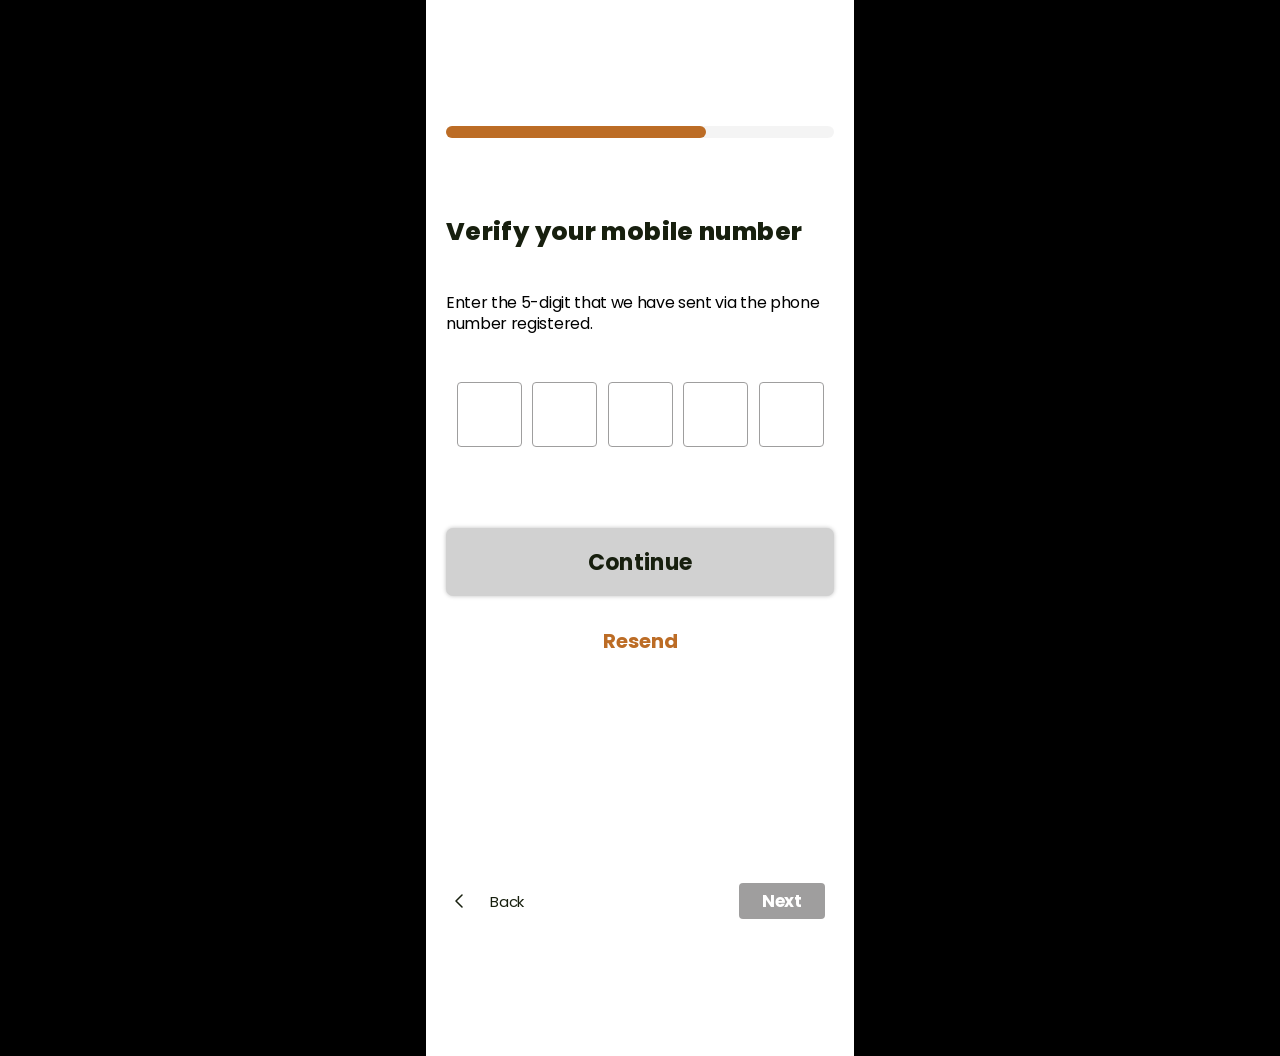
<file: coozy/listing/singleroom-listing10.html>
<!DOCTYPE html>
<html lang="en">
  <head>
    <meta charset="UTF-8" />
    <meta http-equiv="X-UA-Compatible" content="IE=edge" />
    <meta name="viewport" content="width=device-width, initial-scale=1.0" />
    <link rel="stylesheet" href="../css/singleroom-list10.css" />
    <link rel="preconnect" href="https://fonts.googleapis.com" />
    <link rel="preconnect" href="https://fonts.gstatic.com" crossorigin />
    <link
      href="https://fonts.googleapis.com/css2?family=Poppins:wght@400;500;600;800&display=swap"
      rel="stylesheet"
    />
    <title>listing</title>
  </head>
  <body>
    <div class="container">
      <main>
        <header>
          <div class="progress-bar">
            <p>&nbsp;</p>
          </div>
          <h1>Verify your mobile number</h1>
          <p>
            Enter the 5-digit that we have sent via the phone number registered.
          </p>
        </header>
        <form action="">
          <div>
            <input type="text" />
          </div>
          <div>
            <input type="text" />
          </div>
          <div>
            <input type="text" />
          </div>
          <div>
            <input type="text" />
          </div>
          <div>
            <input type="text" />
          </div>
        </form>
        <a href="/listing/singleroom-listing11.html" class="continue-btn"
          >Continue</a
        >
        <a href="#" class="resend-btn">Resend</a>
      </main>

      <footer>
        <a href="/listing/singleroom-listing9.html" class="back">
          <svg
            width="8"
            height="14"
            viewBox="0 0 8 14"
            fill="none"
            xmlns="http://www.w3.org/2000/svg"
          >
            <path
              d="M7 1L1 7L7 13"
              stroke="#171F0E"
              stroke-width="1.5"
              stroke-linecap="round"
              stroke-linejoin="round"
            />
          </svg>
          Back</a
        >
        <a class="next" href="/listing/singleroom-listing11.html"> Next</a>
      </footer>
    </div>
  </body>
</html>
</file>
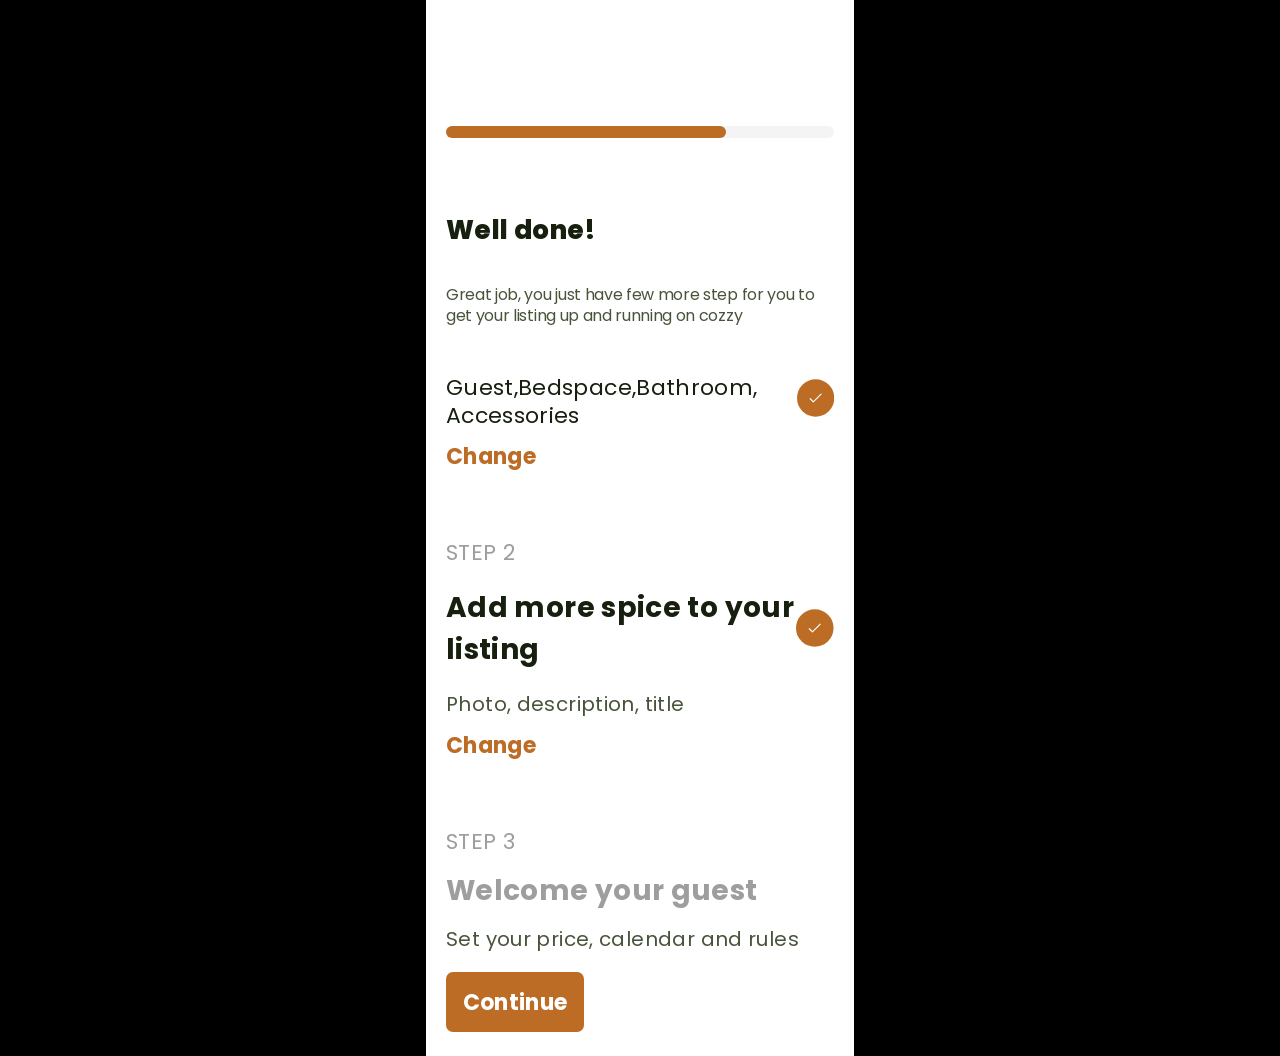
<file: coozy/listing/singleroom-listing12.html>
<!DOCTYPE html>
<html lang="en">
  <head>
    <meta charset="UTF-8" />
    <meta http-equiv="X-UA-Compatible" content="IE=edge" />
    <meta name="viewport" content="width=device-width, initial-scale=1.0" />
    <link rel="stylesheet" href="../css/singleroom-list12.css" />
    <link rel="preconnect" href="https://fonts.googleapis.com" />
    <link rel="preconnect" href="https://fonts.gstatic.com" crossorigin />
    <link
      href="https://fonts.googleapis.com/css2?family=Poppins:wght@400;500;600;800&display=swap"
      rel="stylesheet"
    />
    <title>listing</title>
  </head>
  <body>
    <div class="container">
      <main>
        <header>
          <div class="progress-bar">
            <p>&nbsp;</p>
          </div>
          <h1>Well done!</h1>
          <p>
            Great job, you just have few more step for you to get your listing
            up and running on cozzy
          </p>
        </header>
        <div class="text-contain">
          <p>Guest,Bedspace,Bathroom, Accessories</p>
          <svg
            width="48"
            height="48"
            viewBox="0 0 48 48"
            fill="none"
            xmlns="http://www.w3.org/2000/svg"
          >
            <rect width="48" height="48" rx="24" fill="#BC6C25" />
            <path
              d="M17 25L21 29L31 19"
              stroke="white"
              stroke-width="1.5"
              stroke-linecap="round"
              stroke-linejoin="round"
            />
          </svg>
        </div>
        <a class="change" href="/listing/singleroom-listing1.html">Change</a>
        <div class="step2">
          <div>
            <h4>STEP 2</h4>
            <h2>Add more spice to your listing</h2>
            <p>Photo, description, title</p>
          </div>
          <svg
            width="48"
            height="48"
            viewBox="0 0 48 48"
            fill="none"
            xmlns="http://www.w3.org/2000/svg"
          >
            <rect width="48" height="48" rx="24" fill="#BC6C25" />
            <path
              d="M17 25L21 29L31 19"
              stroke="white"
              stroke-width="1.5"
              stroke-linecap="round"
              stroke-linejoin="round"
            />
          </svg>
        </div>
        <a class="change" href="/listing/singleroom-listing6.html">Change</a>
        <div class="step3">
          <h4>STEP 3</h4>
          <h5>Welcome your guest</h5>
          <p>Set your price, calendar and rules</p>
          <a class="continue-btn" href="/listing/singleroom-listing13.html"
            >Continue</a
          >
        </div>
      </main>
    </div>
  </body>
</html>
</file>
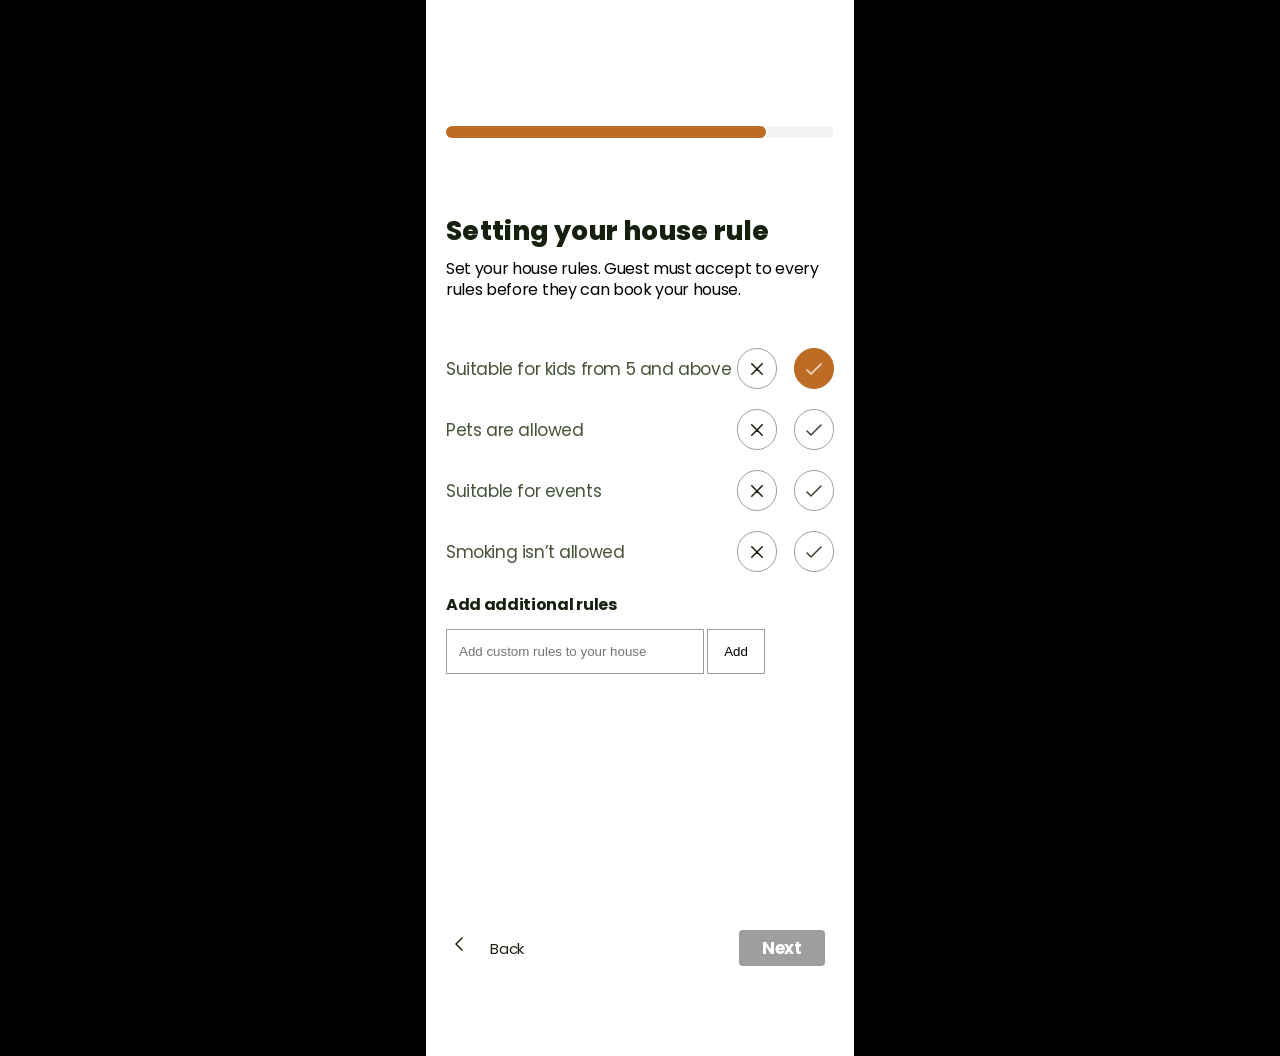
<file: coozy/listing/singleroom-listing13.html>
<!DOCTYPE html>
<html lang="en">
  <head>
    <meta charset="UTF-8" />
    <meta http-equiv="X-UA-Compatible" content="IE=edge" />
    <meta name="viewport" content="width=device-width, initial-scale=1.0" />
    <link rel="stylesheet" href="../css/singleroom-list13.css" />
    <link rel="preconnect" href="https://fonts.googleapis.com" />
    <link rel="preconnect" href="https://fonts.gstatic.com" crossorigin />
    <link
      href="https://fonts.googleapis.com/css2?family=Poppins:wght@400;500;600;800&display=swap"
      rel="stylesheet"
    />
    <title>listing</title>
  </head>
  <body>
    <div class="container">
      <main>
        <header>
          <div class="progress-bar">
            <p>&nbsp;</p>
          </div>
          <h1>Setting your house rule</h1>
          <p>
            Set your house rules. Guest must accept to every rules before they
            can book your house.
          </p>
        </header>
        <form action="">
          <div class="label-contain">
            <label for="kidsAllowed">Suitable for kids from 5 and above</label>
            <div class="btn-container">
              <button>
                <svg
                  width="12"
                  height="12"
                  viewBox="0 0 12 12"
                  fill="none"
                  xmlns="http://www.w3.org/2000/svg"
                >
                  <path
                    d="M0.757289 11.2426L5.99993 6M11.2426 0.75736L5.99993 6M5.99993 6L0.757289 0.75736M5.99993 6L11.2426 11.2426"
                    stroke="#171F0E"
                    stroke-width="1.5"
                    stroke-linecap="round"
                    stroke-linejoin="round"
                  />
                </svg>
              </button>
              <button class="checked">
                <svg
                  width="16"
                  height="12"
                  viewBox="0 0 16 12"
                  fill="none"
                  xmlns="http://www.w3.org/2000/svg"
                >
                  <path
                    d="M1 7L5 11L15 1"
                    stroke="#171F0E"
                    stroke-opacity="0.85"
                    stroke-width="1.5"
                    stroke-linecap="round"
                    stroke-linejoin="round"
                  />
                </svg>
              </button>
            </div>
          </div>
          <div class="label-contain">
            <label for="kidsAllowed">Pets are allowed</label>
            <div class="btn-container">
              <button>
                <svg
                  width="12"
                  height="12"
                  viewBox="0 0 12 12"
                  fill="none"
                  xmlns="http://www.w3.org/2000/svg"
                >
                  <path
                    d="M0.757289 11.2426L5.99993 6M11.2426 0.75736L5.99993 6M5.99993 6L0.757289 0.75736M5.99993 6L11.2426 11.2426"
                    stroke="#171F0E"
                    stroke-width="1.5"
                    stroke-linecap="round"
                    stroke-linejoin="round"
                  />
                </svg>
              </button>
              <button class="">
                <svg
                  width="16"
                  height="12"
                  viewBox="0 0 16 12"
                  fill="none"
                  xmlns="http://www.w3.org/2000/svg"
                >
                  <path
                    d="M1 7L5 11L15 1"
                    stroke="#171F0E"
                    stroke-opacity="0.85"
                    stroke-width="1.5"
                    stroke-linecap="round"
                    stroke-linejoin="round"
                  />
                </svg>
              </button>
            </div>
          </div>
          <div class="label-contain">
            <label for="kidsAllowed">Suitable for events</label>
            <div class="btn-container">
              <button>
                <svg
                  width="12"
                  height="12"
                  viewBox="0 0 12 12"
                  fill="none"
                  xmlns="http://www.w3.org/2000/svg"
                >
                  <path
                    d="M0.757289 11.2426L5.99993 6M11.2426 0.75736L5.99993 6M5.99993 6L0.757289 0.75736M5.99993 6L11.2426 11.2426"
                    stroke="#171F0E"
                    stroke-width="1.5"
                    stroke-linecap="round"
                    stroke-linejoin="round"
                  />
                </svg>
              </button>
              <button class="">
                <svg
                  width="16"
                  height="12"
                  viewBox="0 0 16 12"
                  fill="none"
                  xmlns="http://www.w3.org/2000/svg"
                >
                  <path
                    d="M1 7L5 11L15 1"
                    stroke="#171F0E"
                    stroke-opacity="0.85"
                    stroke-width="1.5"
                    stroke-linecap="round"
                    stroke-linejoin="round"
                  />
                </svg>
              </button>
            </div>
          </div>
          <div class="label-contain">
            <label for="kidsAllowed">Smoking isn’t allowed</label>
            <div class="btn-container">
              <button>
                <svg
                  width="12"
                  height="12"
                  viewBox="0 0 12 12"
                  fill="none"
                  xmlns="http://www.w3.org/2000/svg"
                >
                  <path
                    d="M0.757289 11.2426L5.99993 6M11.2426 0.75736L5.99993 6M5.99993 6L0.757289 0.75736M5.99993 6L11.2426 11.2426"
                    stroke="#171F0E"
                    stroke-width="1.5"
                    stroke-linecap="round"
                    stroke-linejoin="round"
                  />
                </svg>
              </button>
              <button class="">
                <svg
                  width="16"
                  height="12"
                  viewBox="0 0 16 12"
                  fill="none"
                  xmlns="http://www.w3.org/2000/svg"
                >
                  <path
                    d="M1 7L5 11L15 1"
                    stroke="#171F0E"
                    stroke-opacity="0.85"
                    stroke-width="1.5"
                    stroke-linecap="round"
                    stroke-linejoin="round"
                  />
                </svg>
              </button>
            </div>
          </div>
          <span>Add additional rules</span>
          <div>
            <input placeholder="Add custom rules to your house" type="text" />
            <input type="submit" value="Add" />
          </div>
        </form>
      </main>

      <footer>
        <a href="/listing/singleroom-listing12.html" class="back">
          <svg
            width="8"
            height="14"
            viewBox="0 0 8 14"
            fill="none"
            xmlns="http://www.w3.org/2000/svg"
          >
            <path
              d="M7 1L1 7L7 13"
              stroke="#171F0E"
              stroke-width="1.5"
              stroke-linecap="round"
              stroke-linejoin="round"
            />
          </svg>
          Back</a
        >
        <a class="next" href="/listing/singleroom-listing14.html"> Next</a>
      </footer>
    </div>
  </body>
</html>
</file>
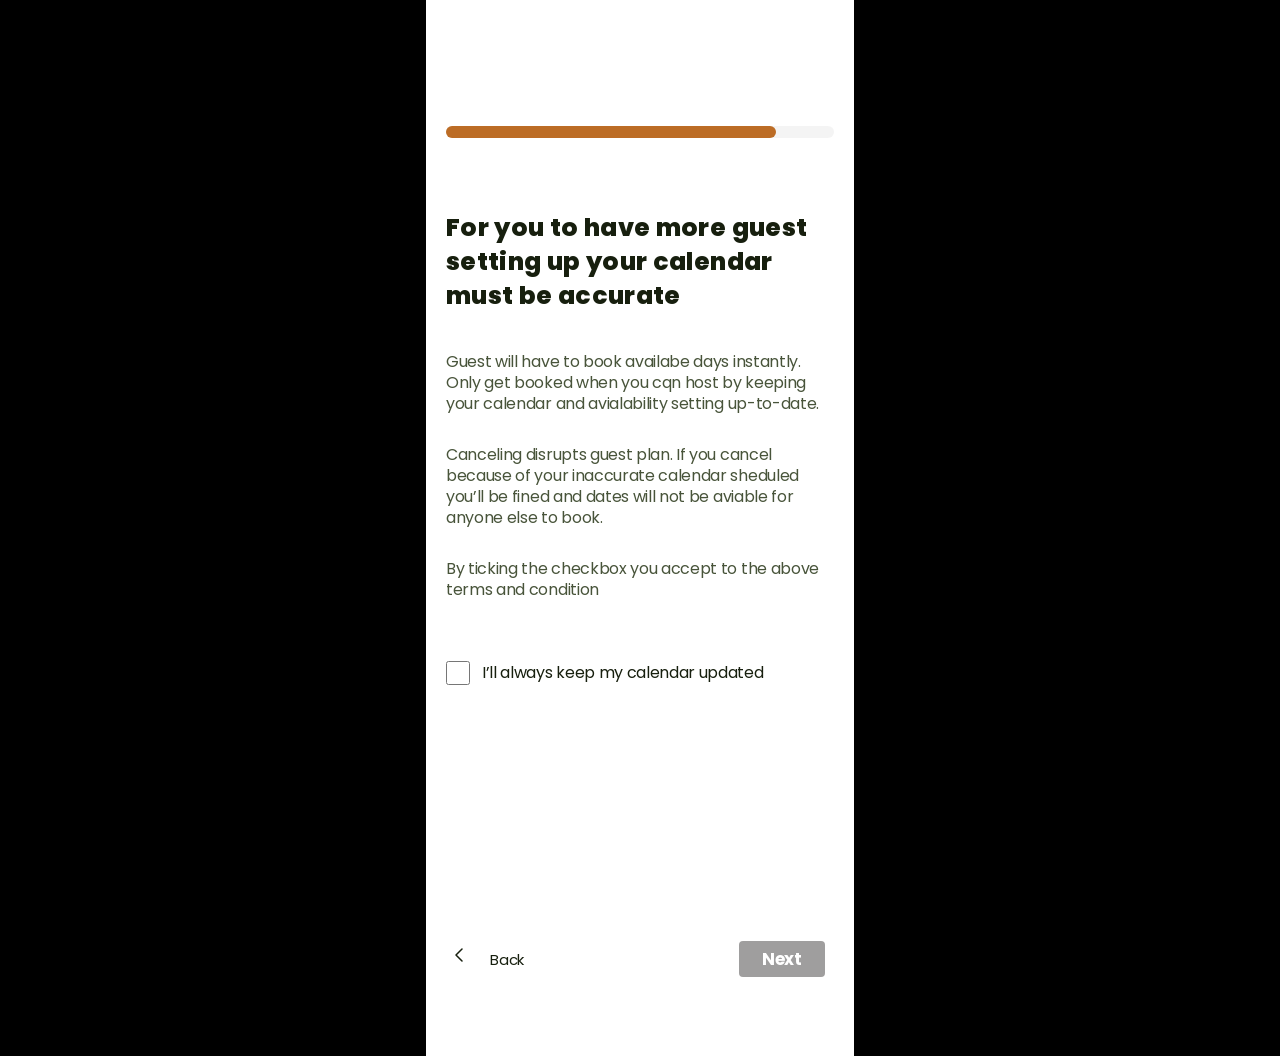
<file: coozy/listing/singleroom-listing14.html>
<!DOCTYPE html>
<html lang="en">
  <head>
    <meta charset="UTF-8" />
    <meta http-equiv="X-UA-Compatible" content="IE=edge" />
    <meta name="viewport" content="width=device-width, initial-scale=1.0" />
    <link rel="stylesheet" href="../css/singleroom-list14.css" />
    <link rel="preconnect" href="https://fonts.googleapis.com" />
    <link rel="preconnect" href="https://fonts.gstatic.com" crossorigin />
    <link
      href="https://fonts.googleapis.com/css2?family=Poppins:wght@400;500;600;800&display=swap"
      rel="stylesheet"
    />
    <title>listing</title>
  </head>
  <body>
    <div class="container">
      <main>
        <header>
          <div class="progress-bar">
            <p>&nbsp;</p>
          </div>
          <h1>
            For you to have more guest setting up your calendar must be accurate
          </h1>
        </header>
        <article>
          <p>
            Guest will have to book availabe days instantly. Only get booked
            when you cqn host by keeping your calendar and avialability setting
            up-to-date.
          </p>
          <p>
            Canceling disrupts guest plan. If you cancel because of your
            inaccurate calendar sheduled you’ll be fined and dates will not be
            aviable for anyone else to book.
          </p>
          <p>
            By ticking the checkbox you accept to the above terms and condition
          </p>
        </article>
        <form action="">
          <input type="checkbox" />
          <label for="">I’ll always keep my calendar updated</label>
        </form>
      </main>

      <footer>
        <a href="/listing/singleroom-listing13.html" class="back">
          <svg
            width="8"
            height="14"
            viewBox="0 0 8 14"
            fill="none"
            xmlns="http://www.w3.org/2000/svg"
          >
            <path
              d="M7 1L1 7L7 13"
              stroke="#171F0E"
              stroke-width="1.5"
              stroke-linecap="round"
              stroke-linejoin="round"
            />
          </svg>
          Back</a
        >
        <a class="next" href="/listing/singleroom-listing15.html"> Next</a>
      </footer>
    </div>
  </body>
</html>
</file>
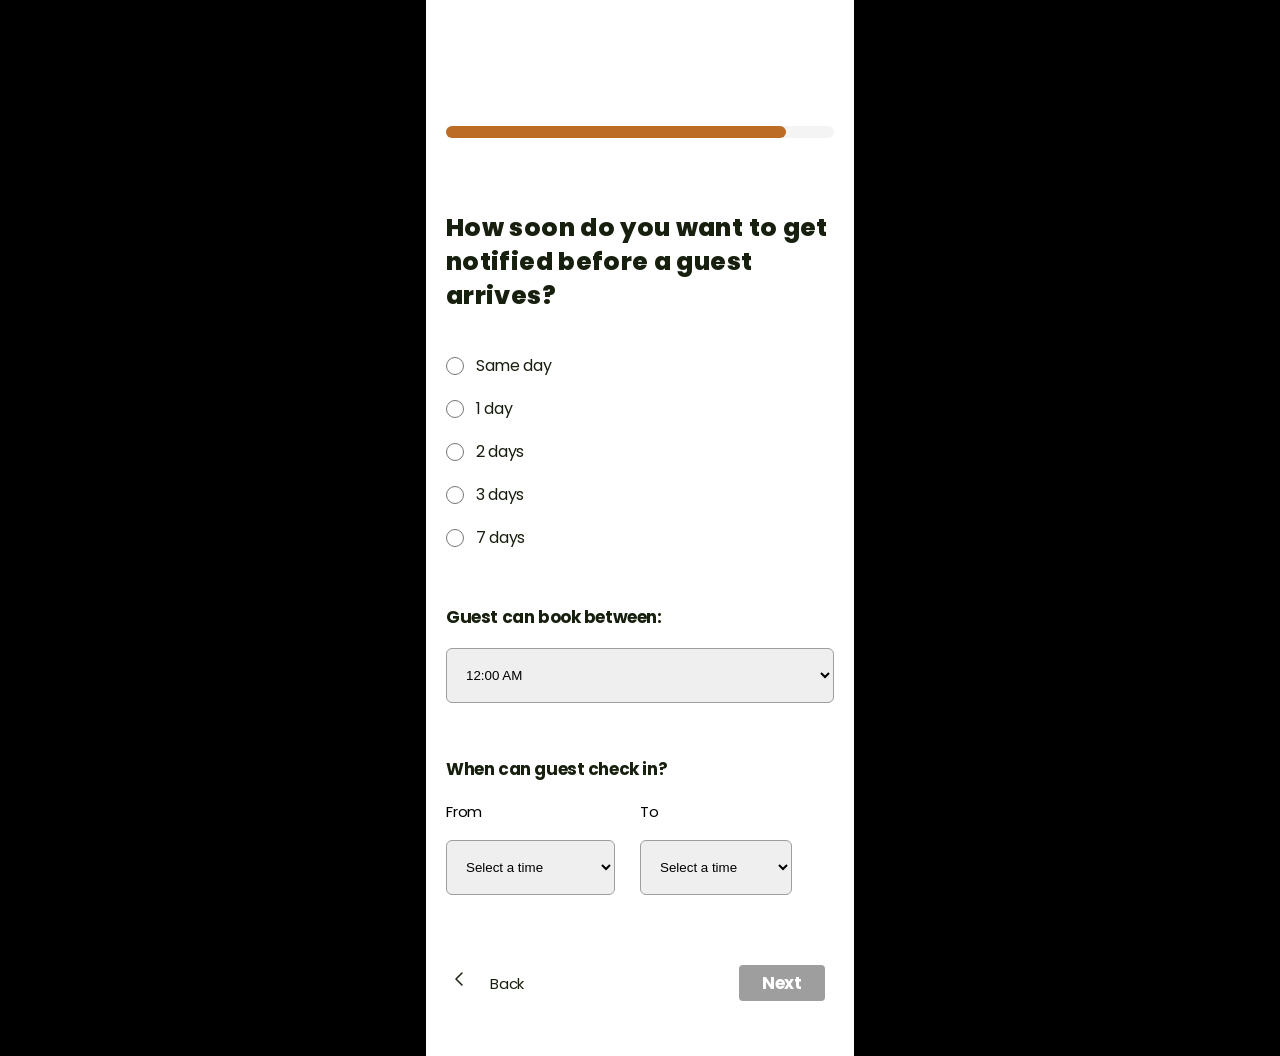
<file: coozy/listing/singleroom-listing15.html>
<!DOCTYPE html>
<html lang="en">
  <head>
    <meta charset="UTF-8" />
    <meta http-equiv="X-UA-Compatible" content="IE=edge" />
    <meta name="viewport" content="width=device-width, initial-scale=1.0" />
    <link rel="stylesheet" href="../css/singleroom-list15.css" />
    <link rel="preconnect" href="https://fonts.googleapis.com" />
    <link rel="preconnect" href="https://fonts.gstatic.com" crossorigin />
    <link
      href="https://fonts.googleapis.com/css2?family=Poppins:wght@400;500;600;800&display=swap"
      rel="stylesheet"
    />
    <title>listing</title>
  </head>
  <body>
    <div class="container">
      <main>
        <header>
          <div class="progress-bar">
            <p>&nbsp;</p>
          </div>
          <h1>How soon do you want to get notified before a guest arrives?</h1>
        </header>
        <form action="">
          <div class="radio-contain">
            <input type="radio" name="dayPicker" />
            <label for="">Same day</label>
          </div>
          <div class="radio-contain">
            <input type="radio" name="dayPicker" />
            <label for="">1 day</label>
          </div>
          <div class="radio-contain">
            <input type="radio" name="dayPicker" />
            <label for="">2 days</label>
          </div>
          <div class="radio-contain">
            <input type="radio" name="dayPicker" />
            <label for="">3 days</label>
          </div>
          <div class="radio-contain">
            <input type="radio" name="dayPicker" />
            <label for="">7 days</label>
          </div>
          <label class="label-head" for="">Guest can book between:</label>
          <select name="" id="">
            <option value="">12:00 AM</option>
          </select>
          <label class="label-head" for="">When can guest check in?</label>
          <div class="select-contain">
            <div>
              <span>From</span>
              <select name="" id="">
                <option value="">Select a time</option>
                <option value="">12:00 AM</option>
              </select>
            </div>
            <div>
              <span>To</span>
              <select name="" id="">
                <option value="">Select a time</option>
                <option value="">12:00 AM</option>
              </select>
            </div>
          </div>
        </form>
      </main>

      <footer>
        <a href="/listing/singleroom-listing14.html" class="back">
          <svg
            width="8"
            height="14"
            viewBox="0 0 8 14"
            fill="none"
            xmlns="http://www.w3.org/2000/svg"
          >
            <path
              d="M7 1L1 7L7 13"
              stroke="#171F0E"
              stroke-width="1.5"
              stroke-linecap="round"
              stroke-linejoin="round"
            />
          </svg>
          Back</a
        >
        <a class="next" href="/listing/singleroom-listing16.html"> Next</a>
      </footer>
    </div>
  </body>
</html>
</file>
<file: coozy/css/singleroom-list10.css>
* {
  margin: 0;
  padding: 0;
  box-sizing: border-box;
}
html {
  font-size: 62.5%;
}
body {
  display: flex;
  justify-content: center;
  font-family: "Poppins", sans-serif;
  align-items: center;
  background-color: #000;
}
.container {
  width: 42.8rem;
  height: 105.6rem;
  background-color: #fff;
  padding: 12.6rem 2rem 11.9rem 2rem;
}
/* flex helper class */
.flex {
  display: flex;
  align-items: center;
  justify-content: center;
}
.hidden {
  visibility: hidden;
}
header {
  margin-bottom: 48px;
}
header p {
  font-weight: 400;
  font-size: 16px;
  line-height: 21px;
  letter-spacing: -0.32px;
}

.progress-bar {
  width: 388px;
  height: 12px;
  background-color: rgba(243, 243, 243, 0.85);
  border-radius: 24px;
  margin-bottom: 73px;
}
.progress-bar p {
  background-color: #bc6c25;
  width: 260px;
  height: 12px;
  border-radius: 24px;
}
h1 {
  font-weight: 800;
  font-size: 25px;
  line-height: 41px;
  letter-spacing: 0.374px;
  margin-bottom: 40px;
  width: 381px;
  text-align: left;
  /* Cozzy Text */

  color: #171f0e;
}
form {
  display: flex;
  align-items: center;
  justify-content: space-evenly;
  margin-bottom: 81px;
}
input {
  width: 65px;
  height: 65px;
  border: 1px solid #9f9e9e;
  border-radius: 4px;
  padding: 20px;
  font-size: 29px;
}
.continue-btn {
  font-weight: 700;
  font-size: 22px;
  text-decoration: none;
  width: 100%;
  height: 68px;
  display: flex;
  align-items: center;
  justify-content: center;
  background: #d1d1d1;
  box-shadow: 0px 0px 4px rgba(0, 0, 0, 0.25);
  border-radius: 7px;
  letter-spacing: 0.35px;
  color: #171f0e;
}
.resend-btn {
  font-weight: 700;
  font-size: 20px;
  text-decoration: none;
  color: #bc6c25;
  width: 100%;
  height: 24px;
  margin-top: 33px;
  display: flex;
  align-items: center;
  justify-content: center;
}
footer {
  margin-top: 230px;
  justify-content: space-between;
  display: flex;
  align-items: center;
  padding: 0 9px 0 9px;
}
.back {
  display: flex;
  gap: 27px;
  font-weight: 400;
  font-size: 15px;
  letter-spacing: -0.24px;
  text-decoration: none;
  /* Cozzy Text */
  align-items: center;
  color: #171f0e;
}
.next {
  display: flex;
  justify-content: center;
  align-items: center;
  padding: 7px 24px;
  width: 86px;
  height: 36px;
  background: #9f9e9e;
  border-radius: 4px;
  font-weight: 700;
  font-size: 17px;
  letter-spacing: -0.408px;
  color: #ffffff;
  text-decoration: none;
}
</file>
<file: coozy/css/singleroom-list12.css>
* {
  margin: 0;
  padding: 0;
  box-sizing: border-box;
}
html {
  font-size: 62.5%;
}
body {
  display: flex;
  justify-content: center;
  font-family: "Poppins", sans-serif;
  align-items: center;
  background-color: #000;
}
.container {
  width: 42.8rem;
  height: 105.6rem;
  background-color: #fff;
  padding: 12.6rem 2rem 11.9rem 2rem;
}
/* flex helper class */
.flex {
  display: flex;
  align-items: center;
  justify-content: center;
}
header {
  margin-bottom: 48px;
}
header p {
  font-weight: 400;
  font-size: 16px;
  line-height: 21px;
  letter-spacing: -0.32px;

  /* ctext */

  color: rgba(40, 54, 24, 0.85);
}
.progress-bar {
  width: 388px;
  height: 12px;
  background-color: rgba(243, 243, 243, 0.85);
  border-radius: 24px;
  margin-bottom: 73px;
}
.progress-bar p {
  background-color: #bc6c25;
  width: 280px;
  height: 12px;
  border-radius: 24px;
}
h1 {
  font-weight: 800;
  font-size: 26px;
  margin-bottom: 34px;
  letter-spacing: 0.374px;
  width: 381px;
  text-align: left;
  /* Cozzy Text */

  color: #171f0e;
}
.text-contain {
  display: flex;
}
.text-contain p {
  font-weight: 400;
  font-size: 22px;
  line-height: 28px;
  /* or 127% */

  letter-spacing: 0.35px;

  /* Cozzy Text */

  color: #171f0e;
}
.change {
  font-weight: 700;
  font-size: 22px;
  text-decoration: none;
  margin-top: 10px;
  display: inline-block;
  cursor: pointer;
  margin-bottom: 63px;
  letter-spacing: 0.35px;
  color: #bc6c25;
}
h4 {
  font-weight: 400;
  font-size: 22px;
  letter-spacing: 0.35px;

  color: #9f9e9e;
}
h2 {
  font-weight: 700;
  font-size: 28px;
  letter-spacing: 0.364px;
  margin: 18px 0 18px;
  /* Cozzy Text */

  color: #171f0e;
}
.step2,
.step3 {
  font-weight: 400;
  font-size: 20px;
  letter-spacing: 0.38px;
  color: rgba(40, 54, 24, 0.85);
}
.step2 {
  display: flex;
  align-items: center;
}
h5 {
  font-weight: 700;
  font-size: 28px;
  letter-spacing: 0.364px;
  color: #9f9e9e;
  margin: 12px 0 12px;
}
.continue-btn {
  text-decoration: none;
  font-weight: 700;
  font-size: 22px;
  letter-spacing: 0.35px;
  justify-content: center;
  margin-top: 18px;
  color: #ffffff;
  width: 138px;
  height: 60px;
  background: #bc6c25;
  border-radius: 7px;
  display: flex;
  align-items: center;
}
</file>
<file: coozy/css/singleroom-list13.css>
* {
  margin: 0;
  padding: 0;
  box-sizing: border-box;
}
html {
  font-size: 62.5%;
}
body {
  display: flex;
  justify-content: center;
  font-family: "Poppins", sans-serif;
  align-items: center;
  background-color: #000;
}
.container {
  width: 42.8rem;
  height: 105.6rem;
  background-color: #fff;
  padding: 12.6rem 2rem 11.9rem 2rem;
}
/* flex helper class */
.flex {
  display: flex;
  align-items: center;
  justify-content: center;
}
header {
  margin-bottom: 48px;
}
header p {
  font-weight: 400;
  font-size: 16px;
  line-height: 21px;
  letter-spacing: -0.32px;
}

.progress-bar {
  width: 388px;
  height: 12px;
  background-color: rgba(243, 243, 243, 0.85);
  border-radius: 24px;
  margin-bottom: 73px;
}
.progress-bar p {
  background-color: #bc6c25;
  width: 320px;
  height: 12px;
  border-radius: 24px;
}
h1 {
  font-weight: 800;
  font-size: 26px;
  line-height: 41px;
  letter-spacing: 0.374px;
  margin-bottom: 6px;
  width: 381px;
  text-align: left;
  /* Cozzy Text */

  color: #171f0e;
}
label {
  font-weight: 400;
  font-size: 17px;
  letter-spacing: -0.408px;
  color: rgba(40, 54, 24, 0.85);
}
.label-contain {
  display: flex;
  align-items: center;
  justify-content: space-between;
  margin-bottom: 20px;
}
.checked {
  width: 40px;
  height: 41px;
  background: #bc6c25;
  border: 1px solid #bc6c25;
  border-radius: 24px;
}
.checked path {
  stroke: #fffafa;
}
form .btn-container {
  display: flex;
  gap: 17px;
}
form button {
  width: 40px;
  height: 41px;
  border: 1px solid #9f9e9e;
  border-radius: 24px;
  background-color: #fff;
  display: flex;
  align-items: center;
  justify-content: center;
}
input[type="text"] {
  width: 258px;
  height: 45px;
  border: 1px solid #9f9e9e;
  padding: 12px;
}
input[type="submit"] {
  padding: 12px;
  width: 58px;
  height: 45px;
  background-color: #fff;
  border-width: 1px 1px 1px 1px;
  border-style: solid;
  border-color: #9f9e9e;
}
form span {
  margin-top: 6px;
  font-weight: 700;
  font-size: 16px;
  letter-spacing: -0.32px;
  color: #171f0e;
  display: block;
  margin-bottom: 12px;
}
footer {
  margin-top: 256px;
  justify-content: space-between;
  display: flex;
  align-items: center;
  padding: 0 9px 0 9px;
}
.back {
  display: flex;
  gap: 27px;
  font-weight: 400;
  font-size: 15px;
  letter-spacing: -0.24px;
  text-decoration: none;
  /* Cozzy Text */

  color: #171f0e;
}
.next {
  display: flex;
  justify-content: center;
  align-items: center;
  padding: 7px 24px;
  width: 86px;
  height: 36px;
  background: #9f9e9e;
  border-radius: 4px;
  font-weight: 700;
  font-size: 17px;
  letter-spacing: -0.408px;
  color: #ffffff;
  text-decoration: none;
}
</file>
<file: coozy/css/singleroom-list14.css>
* {
  margin: 0;
  padding: 0;
  box-sizing: border-box;
}
html {
  font-size: 62.5%;
}
body {
  display: flex;
  justify-content: center;
  font-family: "Poppins", sans-serif;
  align-items: center;
  background-color: #000;
}
.container {
  width: 42.8rem;
  height: 105.6rem;
  background-color: #fff;
  padding: 12.6rem 2rem 11.9rem 2rem;
}
/* flex helper class */
.flex {
  display: flex;
  align-items: center;
  justify-content: center;
}
header {
  margin-bottom: 38px;
}
header p {
  font-weight: 400;
  font-size: 16px;
  line-height: 21px;
  letter-spacing: -0.32px;
}

.progress-bar {
  width: 388px;
  height: 12px;
  background-color: rgba(243, 243, 243, 0.85);
  border-radius: 24px;
  margin-bottom: 73px;
}
.progress-bar p {
  background-color: #bc6c25;
  width: 330px;
  height: 12px;
  border-radius: 24px;
}
h1 {
  font-weight: 800;
  font-size: 25px;
  line-height: 34px;
  letter-spacing: 0.36px;
  margin-bottom: 6px;
  text-align: left;
  /* Cozzy Text */

  color: #171f0e;
}
article {
  font-weight: 400;
  font-size: 16px;
  line-height: 21px;
  letter-spacing: -0.32px;
  color: rgba(40, 54, 24, 0.85);
}
article p {
  margin-bottom: 30px;
}
form {
  display: flex;
  gap: 12px;
  align-items: center;
  margin-top: 60px;
}
form input {
  height: 24px;
  width: 24px;
  border: 1px solid #1e1e1e;
  border-radius: 8px;
}
label {
  font-weight: 400;
  font-size: 16px;
  letter-spacing: -0.32px;
  color: #171f0e;
}
footer {
  margin-top: 256px;
  justify-content: space-between;
  display: flex;
  align-items: center;
  padding: 0 9px 0 9px;
}
.back {
  display: flex;
  gap: 27px;
  font-weight: 400;
  font-size: 15px;
  letter-spacing: -0.24px;
  text-decoration: none;
  /* Cozzy Text */

  color: #171f0e;
}
.next {
  display: flex;
  justify-content: center;
  align-items: center;
  padding: 7px 24px;
  width: 86px;
  height: 36px;
  background: #9f9e9e;
  border-radius: 4px;
  font-weight: 700;
  font-size: 17px;
  letter-spacing: -0.408px;
  color: #ffffff;
  text-decoration: none;
}
</file>
<file: coozy/css/singleroom-list15.css>
* {
  margin: 0;
  padding: 0;
  box-sizing: border-box;
}
html {
  font-size: 62.5%;
}
body {
  display: flex;
  justify-content: center;
  font-family: "Poppins", sans-serif;
  align-items: center;
  background-color: #000;
}
.container {
  width: 42.8rem;
  height: 105.6rem;
  background-color: #fff;
  padding: 12.6rem 2rem 11.9rem 2rem;
}
/* flex helper class */
.flex {
  display: flex;
  align-items: center;
  justify-content: center;
}
header {
  margin-bottom: 38px;
}
header p {
  font-weight: 400;
  font-size: 16px;
  line-height: 21px;
  letter-spacing: -0.32px;
}

.progress-bar {
  width: 388px;
  height: 12px;
  background-color: rgba(243, 243, 243, 0.85);
  border-radius: 24px;
  margin-bottom: 73px;
}
.progress-bar p {
  background-color: #bc6c25;
  width: 340px;
  height: 12px;
  border-radius: 24px;
}
h1 {
  font-weight: 800;
  font-size: 25px;
  line-height: 34px;
  letter-spacing: 0.36px;
  margin-bottom: 6px;
  text-align: left;
  /* Cozzy Text */

  color: #171f0e;
}
form {
  display: flex;
  gap: 18px;
  flex-direction: column;
  margin-top: 40px;
}
.radio-contain {
  display: flex;
  align-items: center;
  gap: 12px;
}
.select-contain {
  display: flex;
  gap: 25px;
}
.select-contain span {
  font-weight: 400;
  font-size: 15px;
  letter-spacing: -0.24px;
  color: #000000;
  display: inline-block;
  margin-bottom: 17px;
}
form input {
  height: 18px;
  width: 18px;
  border: 1px solid #1e1e1e;
}
label {
  font-weight: 400;
  font-size: 16px;
  letter-spacing: -0.32px;
  color: #171f0e;
}
.label-head {
  font-weight: 700;
  font-size: 17px;
  letter-spacing: -0.408px;
  color: #171f0e;
  display: inline-block;
  margin-top: 35.5px;
}
select {
  width: 100%;
  height: 55px;
  border: 1px solid #9f9e9e;
  border-radius: 6px;
  padding: 15px;
}
footer {
  margin-top: 70px;
  justify-content: space-between;
  display: flex;
  align-items: center;
  padding: 0 9px 0 9px;
}
.back {
  display: flex;
  gap: 27px;
  font-weight: 400;
  font-size: 15px;
  letter-spacing: -0.24px;
  text-decoration: none;
  /* Cozzy Text */

  color: #171f0e;
}
.next {
  display: flex;
  justify-content: center;
  align-items: center;
  padding: 7px 24px;
  width: 86px;
  height: 36px;
  background: #9f9e9e;
  border-radius: 4px;
  font-weight: 700;
  font-size: 17px;
  letter-spacing: -0.408px;
  color: #ffffff;
  text-decoration: none;
}
</file>
